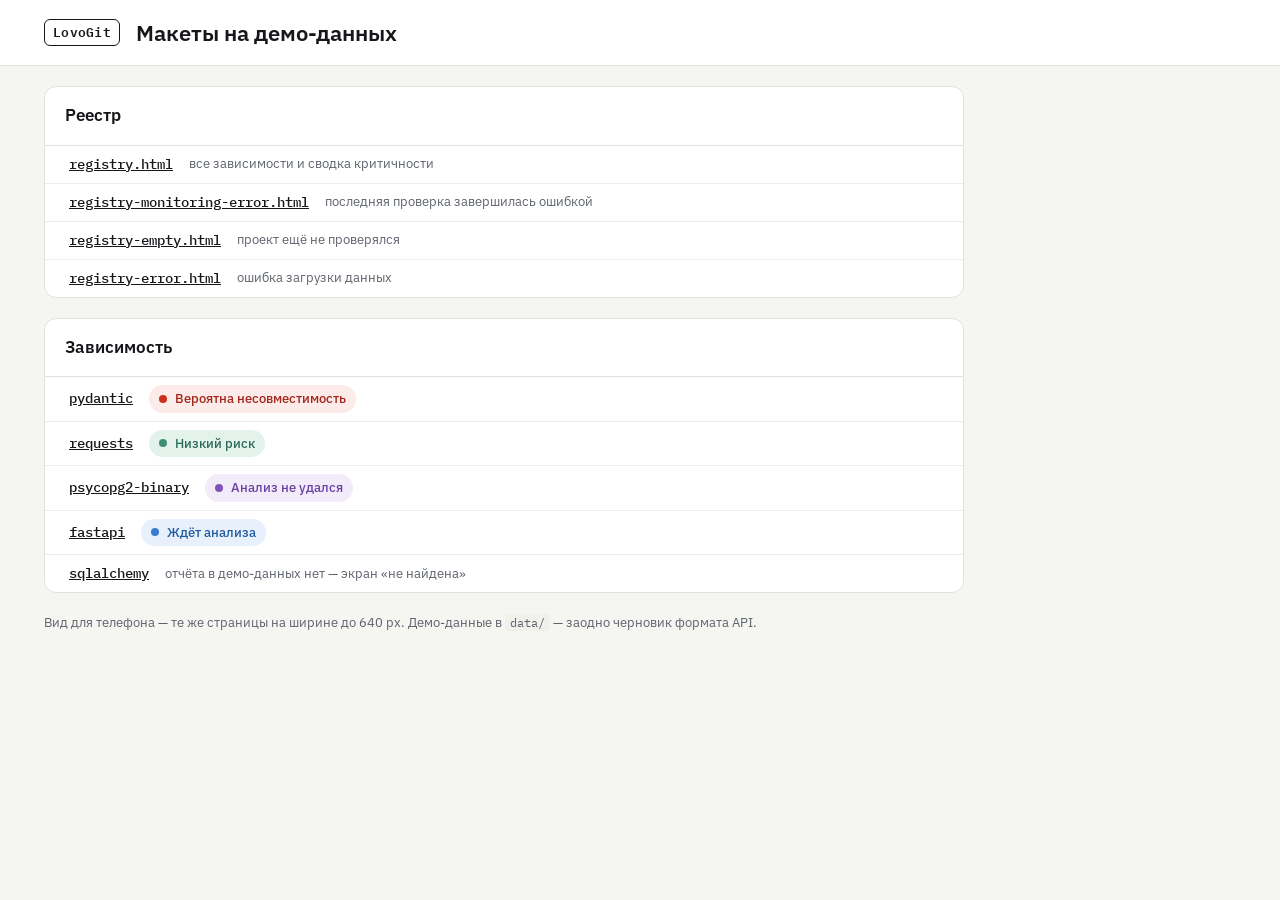
<file: src/view/mockups/index.html>
<!doctype html>
<html lang="ru">
<head>
<meta charset="utf-8">
<meta name="viewport" content="width=device-width, initial-scale=1">
<title>Макеты — LovoGit</title>
<link rel="preconnect" href="https://fonts.googleapis.com">
<link rel="stylesheet" href="https://fonts.googleapis.com/css2?family=IBM+Plex+Mono:wght@400;500;600&amp;family=IBM+Plex+Sans:wght@400;500;600;700&amp;display=swap">
<link rel="stylesheet" href="../app/styles.css">
</head>
<body>

<header class="topbar">
  <div class="container topbar__inner">
    <div class="topbar__project">
      <span class="logo">LovoGit</span>
      <h1 class="project-name">Макеты на демо-данных</h1>
    </div>
  </div>
</header>

<!-- Макеты — прод-страницы из app/ с данными из data/ вместо API. -->
<main class="container">
  <div class="report">
    <section class="panel" aria-labelledby="registry-h">
      <div class="panel__head"><h2 id="registry-h" class="panel__title">Реестр</h2></div>
      <ul class="places">
        <li class="place"><a class="place__path" href="registry.html">registry.html</a><span class="hint">все зависимости и сводка критичности</span></li>
        <li class="place"><a class="place__path" href="registry-monitoring-error.html">registry-monitoring-error.html</a><span class="hint">последняя проверка завершилась ошибкой</span></li>
        <li class="place"><a class="place__path" href="registry-empty.html">registry-empty.html</a><span class="hint">проект ещё не проверялся</span></li>
        <li class="place"><a class="place__path" href="registry-error.html">registry-error.html</a><span class="hint">ошибка загрузки данных</span></li>
      </ul>
    </section>
    <section class="panel" aria-labelledby="dependency-h">
      <div class="panel__head"><h2 id="dependency-h" class="panel__title">Зависимость</h2></div>
      <ul class="places">
        <li class="place"><a class="place__path" href="dependency.html?name=pydantic">pydantic</a><span class="status status--incompat">Вероятна несовместимость</span></li>
        <li class="place"><a class="place__path" href="dependency.html?name=requests">requests</a><span class="status status--low">Низкий риск</span></li>
        <li class="place"><a class="place__path" href="dependency.html?name=psycopg2-binary">psycopg2-binary</a><span class="status status--failed">Анализ не удался</span></li>
        <li class="place"><a class="place__path" href="dependency.html?name=fastapi">fastapi</a><span class="status status--waiting">Ждёт анализа</span></li>
        <li class="place"><a class="place__path" href="dependency.html?name=sqlalchemy">sqlalchemy</a><span class="hint">отчёта в демо-данных нет — экран «не найдена»</span></li>
      </ul>
    </section>
    <p class="hint">Вид для телефона — те же страницы на ширине до 640 px. Демо-данные в <code>data/</code> — заодно черновик формата API.</p>
  </div>
</main>

</body>
</html>
</file>
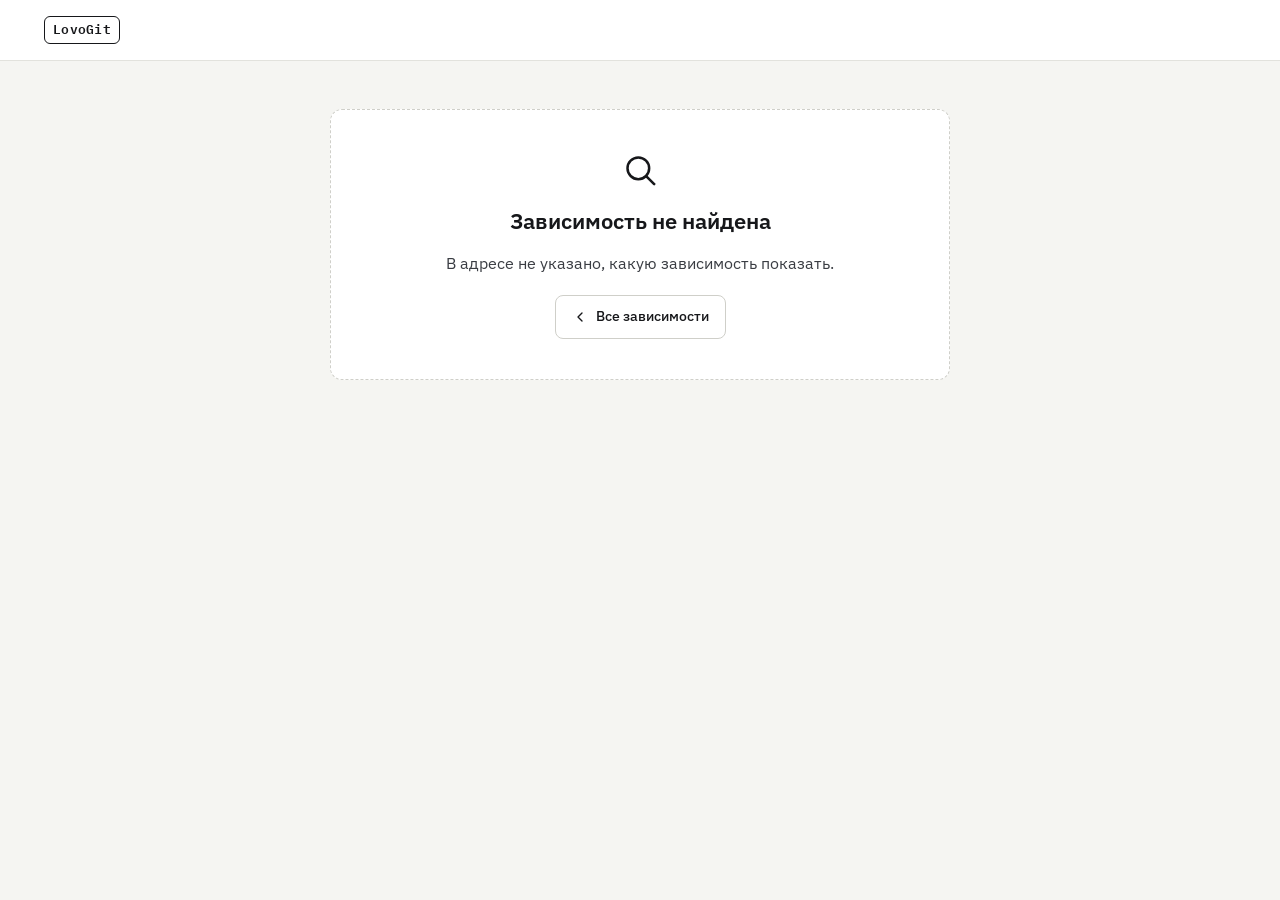
<file: src/view/app/dependency.html>
<!doctype html>
<html lang="ru">
<head>
<meta charset="utf-8">
<meta name="viewport" content="width=device-width, initial-scale=1">
<meta name="lovogit:dependency-url" content="/api/dependencies/{name}">
<title>Зависимость — LovoGit</title>
<link rel="preconnect" href="https://fonts.googleapis.com">
<link rel="stylesheet" href="https://fonts.googleapis.com/css2?family=IBM+Plex+Mono:wght@400;500;600&amp;family=IBM+Plex+Sans:wght@400;500;600;700&amp;display=swap">
<link rel="stylesheet" href="styles.css">
<script type="module" src="dependency.js"></script>
</head>
<body>
<header class="topbar">
  <div class="container topbar__inner" id="topbar">
    <div class="topbar__project"><span class="logo">LovoGit</span></div>
  </div>
</header>
<div id="alerts"></div>
<main class="container" id="app"></main>
</body>
</html>
</file>
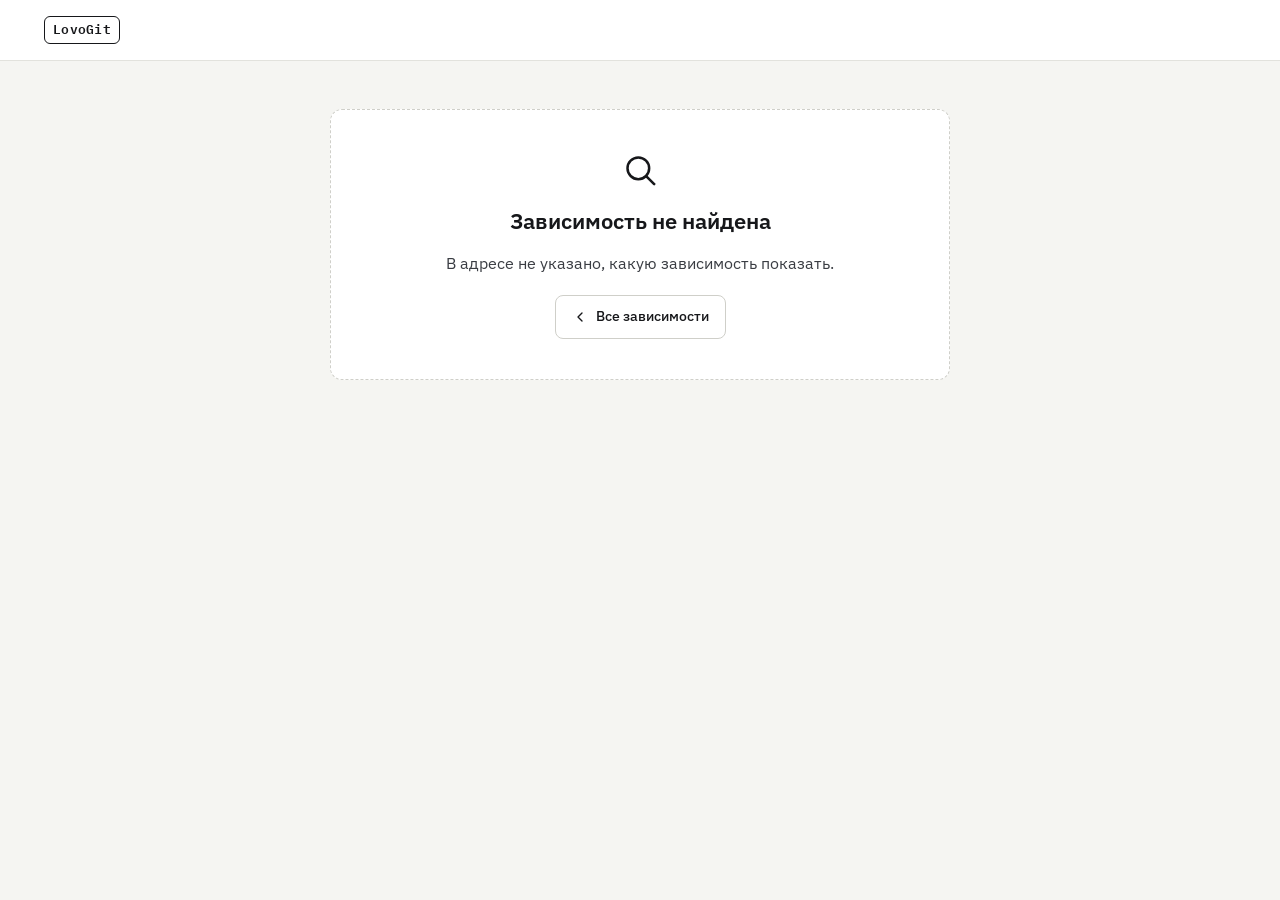
<file: src/view/mockups/dependency.html>
<!doctype html>
<html lang="ru">
<head>
<meta charset="utf-8">
<meta name="viewport" content="width=device-width, initial-scale=1">
<!-- Макет: прод-страница app/dependency.html с демо-данными вместо API. -->
<meta name="lovogit:dependency-url" content="data/dependencies/{name}.json">
<title>Зависимость — LovoGit, макет</title>
<link rel="preconnect" href="https://fonts.googleapis.com">
<link rel="stylesheet" href="https://fonts.googleapis.com/css2?family=IBM+Plex+Mono:wght@400;500;600&amp;family=IBM+Plex+Sans:wght@400;500;600;700&amp;display=swap">
<link rel="stylesheet" href="../app/styles.css">
<script type="module" src="../app/dependency.js"></script>
</head>
<body>
<header class="topbar">
  <div class="container topbar__inner" id="topbar">
    <div class="topbar__project"><span class="logo">LovoGit</span></div>
  </div>
</header>
<div id="alerts"></div>
<main class="container" id="app"></main>
</body>
</html>
</file>
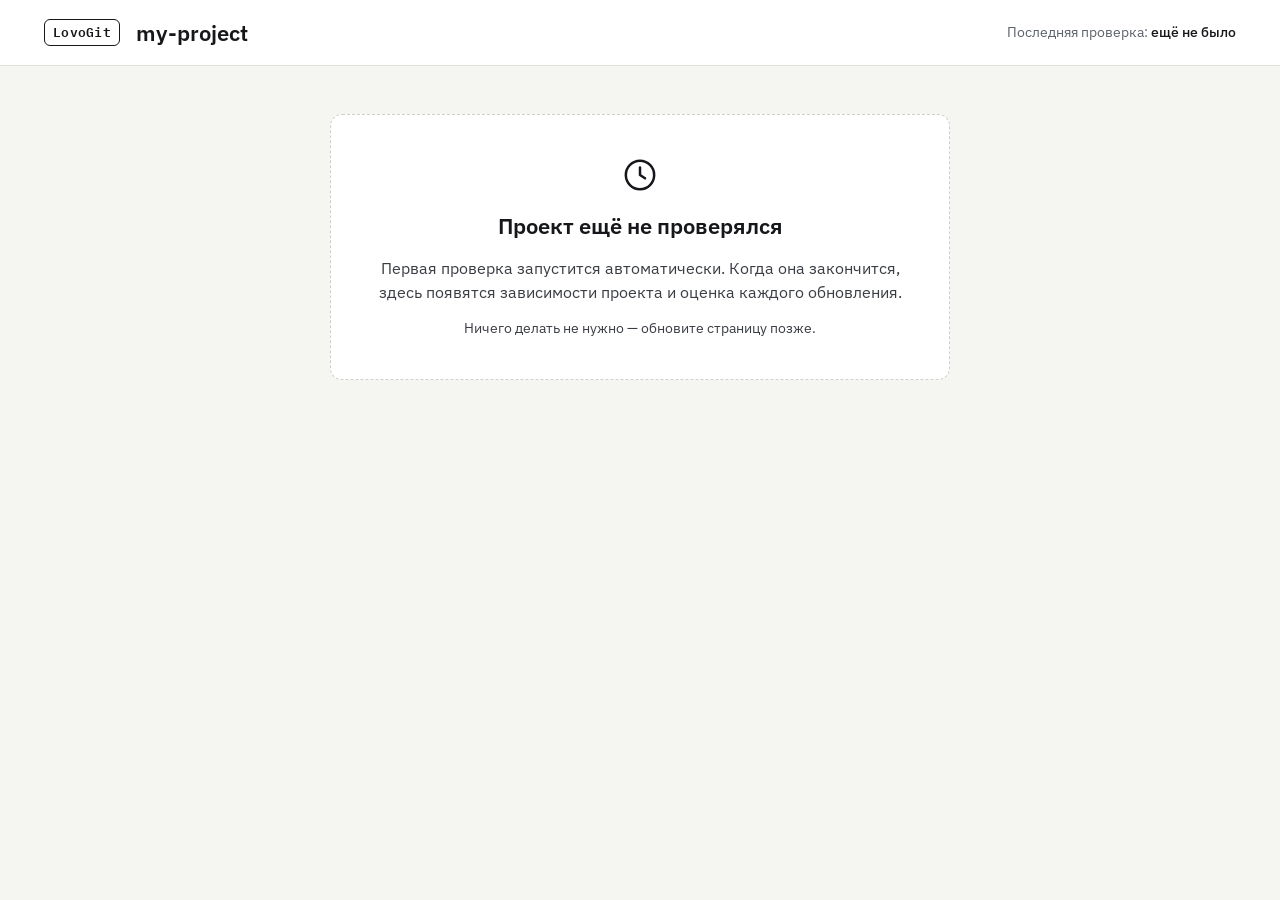
<file: src/view/mockups/registry-empty.html>
<!doctype html>
<html lang="ru">
<head>
<meta charset="utf-8">
<meta name="viewport" content="width=device-width, initial-scale=1">
<!-- Макет: проект ещё не проверялся. -->
<meta name="lovogit:registry-url" content="data/registry-empty.json">
<title>Реестр: проект не проверялся — LovoGit, макет</title>
<link rel="preconnect" href="https://fonts.googleapis.com">
<link rel="stylesheet" href="https://fonts.googleapis.com/css2?family=IBM+Plex+Mono:wght@400;500;600&amp;family=IBM+Plex+Sans:wght@400;500;600;700&amp;display=swap">
<link rel="stylesheet" href="../app/styles.css">
<script type="module" src="../app/registry.js"></script>
</head>
<body>
<header class="topbar">
  <div class="container topbar__inner" id="topbar">
    <div class="topbar__project"><span class="logo">LovoGit</span></div>
  </div>
</header>
<div id="alerts"></div>
<main class="container" id="app"></main>
</body>
</html>
</file>
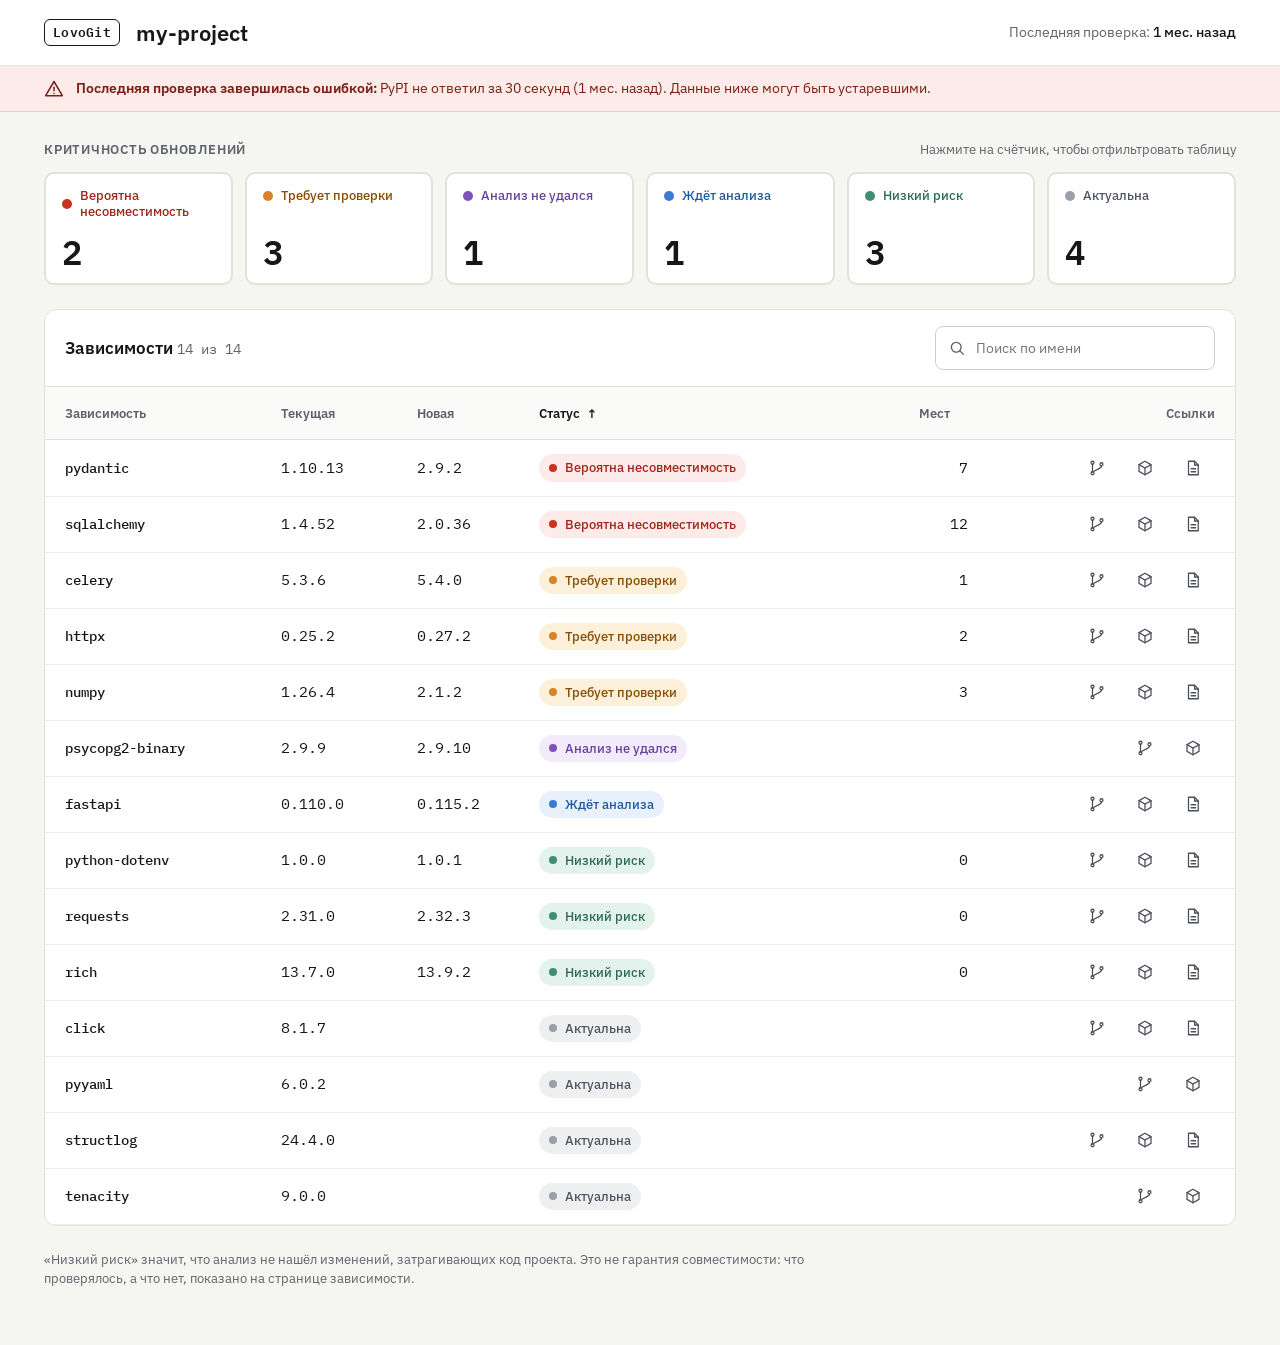
<file: src/view/mockups/registry-monitoring-error.html>
<!doctype html>
<html lang="ru">
<head>
<meta charset="utf-8">
<meta name="viewport" content="width=device-width, initial-scale=1">
<!-- Макет: последняя проверка завершилась ошибкой. -->
<meta name="lovogit:registry-url" content="data/registry-monitoring-error.json">
<title>Реестр: ошибка мониторинга — LovoGit, макет</title>
<link rel="preconnect" href="https://fonts.googleapis.com">
<link rel="stylesheet" href="https://fonts.googleapis.com/css2?family=IBM+Plex+Mono:wght@400;500;600&amp;family=IBM+Plex+Sans:wght@400;500;600;700&amp;display=swap">
<link rel="stylesheet" href="../app/styles.css">
<script type="module" src="../app/registry.js"></script>
</head>
<body>
<header class="topbar">
  <div class="container topbar__inner" id="topbar">
    <div class="topbar__project"><span class="logo">LovoGit</span></div>
  </div>
</header>
<div id="alerts"></div>
<main class="container" id="app"></main>
</body>
</html>
</file>
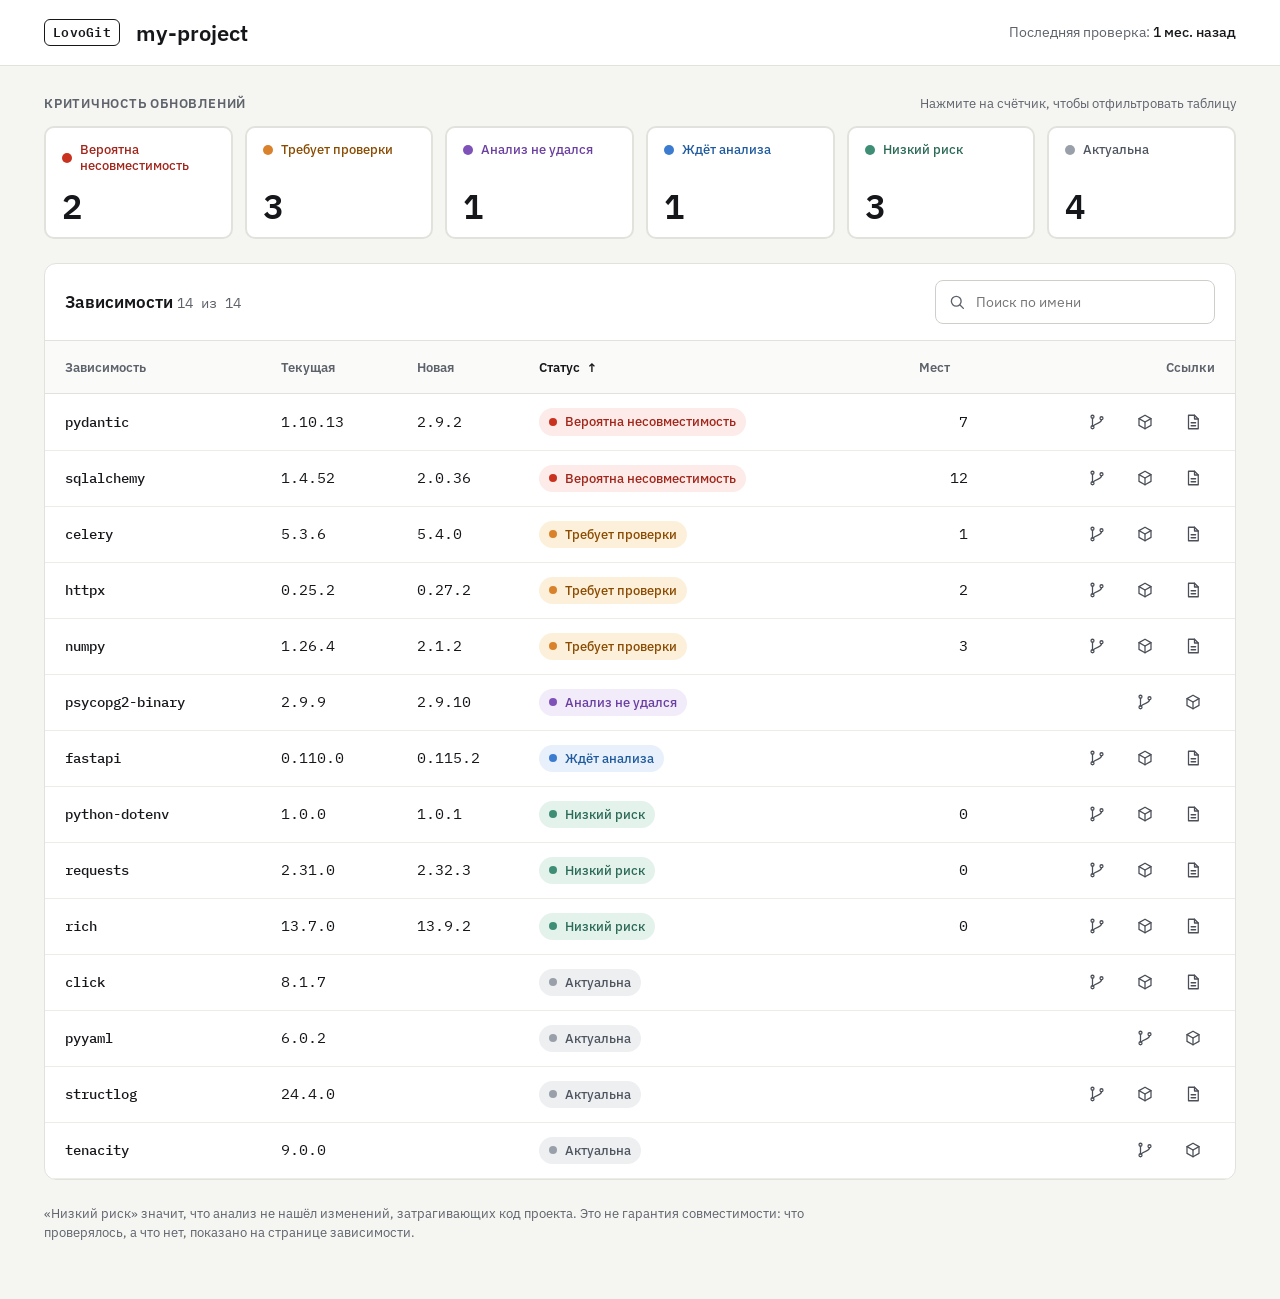
<file: src/view/mockups/registry.html>
<!doctype html>
<html lang="ru">
<head>
<meta charset="utf-8">
<meta name="viewport" content="width=device-width, initial-scale=1">
<!-- Макет: прод-страница app/registry.html с демо-данными вместо API. -->
<meta name="lovogit:registry-url" content="data/registry.json">
<title>Реестр зависимостей — LovoGit, макет</title>
<link rel="preconnect" href="https://fonts.googleapis.com">
<link rel="stylesheet" href="https://fonts.googleapis.com/css2?family=IBM+Plex+Mono:wght@400;500;600&amp;family=IBM+Plex+Sans:wght@400;500;600;700&amp;display=swap">
<link rel="stylesheet" href="../app/styles.css">
<script type="module" src="../app/registry.js"></script>
</head>
<body>
<header class="topbar">
  <div class="container topbar__inner" id="topbar">
    <div class="topbar__project"><span class="logo">LovoGit</span></div>
  </div>
</header>
<div id="alerts"></div>
<main class="container" id="app"></main>
</body>
</html>
</file>
<file: src/view/app/styles.css>
/* Общие стили экранов LovoGit: реестр зависимостей и отчёт по зависимости. */

:root {
  --bg: #F5F5F2;
  --surface: #FFFFFF;
  --surface-muted: #FAFAF8;
  --ink: #16171A;
  --ink-2: #3A3D43;
  --muted: #5D626B;
  --icon: #4A4F57;
  --line: #E2E2DD;
  --line-soft: #EDEDE8;
  --control-line: #CFCFC9;
  --code-bg: #F0F0EC;
  --focus: #2457D6;
  --warn-bg: #FDF0DB;
  --warn-ink: #6E3C00;
  --font-sans: 'IBM Plex Sans', system-ui, sans-serif;
  --font-mono: 'IBM Plex Mono', ui-monospace, monospace;
  --radius: 12px;
}

/* Статус всегда показывается текстом и цветом вместе; цвета различаются и по светлоте,
   а не только по оттенку. У «Низкого риска» нет зелёной галочки: это не «совместимо». */
.status--incompat { --fg: #A1261B; --tint: #FCEBE8; --dot: #C8321F; --edge: #F2C9C2; }
.status--review   { --fg: #8A4B00; --tint: #FDF0DB; --dot: #D9822B; --edge: #F0D6A8; }
.status--failed   { --fg: #6A3FA0; --tint: #F1EBFA; --dot: #7E52B8; --edge: #D9CBEE; }
.status--waiting  { --fg: #1F5A9E; --tint: #E7F0FB; --dot: #3B7BD0; --edge: #C9DAF0; }
.status--low      { --fg: #2B6A57; --tint: #E4F2EC; --dot: #3E8E75; --edge: #BFDCCF; }
.status--current  { --fg: #4F5560; --tint: #EEEFF1; --dot: #9AA0AA; --edge: #DADCE0; }

*, *::before, *::after { box-sizing: border-box; }

body {
  margin: 0;
  background: var(--bg);
  color: var(--ink);
  font-family: var(--font-sans);
  font-size: 15px;
  line-height: 1.5;
}

a { color: var(--ink); }
a:hover { color: var(--focus); }
:focus-visible { outline: 2px solid var(--focus); outline-offset: 2px; }
button { font: inherit; cursor: pointer; }
[hidden] { display: none !important; }

code {
  font-family: var(--font-mono);
  font-size: 0.92em;
  background: var(--code-bg);
  padding: 1px 5px;
  border-radius: 4px;
}

.mono { font-family: var(--font-mono); }

.sr-only {
  position: absolute;
  width: 1px;
  height: 1px;
  overflow: hidden;
  clip: rect(0 0 0 0);
  white-space: nowrap;
}

.container {
  max-width: 1240px;
  margin: 0 auto;
  padding-inline: 24px;
}

.eyebrow {
  margin: 0;
  font-size: 13px;
  font-weight: 600;
  text-transform: uppercase;
  letter-spacing: 0.06em;
  color: var(--muted);
}

.hint { margin: 0; font-size: 13px; color: var(--muted); }

/* ---------- Шапка ---------- */

.topbar { background: var(--surface); border-bottom: 1px solid var(--line); }

.topbar__inner {
  display: flex;
  flex-wrap: wrap;
  align-items: center;
  justify-content: space-between;
  gap: 12px 24px;
  padding-block: 16px;
}

.topbar__project { display: flex; align-items: center; gap: 16px; }

.logo {
  font-family: var(--font-mono);
  font-weight: 600;
  font-size: 13px;
  letter-spacing: 0.02em;
  padding: 3px 8px;
  border: 1.5px solid var(--ink);
  border-radius: 6px;
}

.project-name { margin: 0; font-size: 22px; font-weight: 600; }

.last-check { margin: 0; color: var(--muted); font-size: 14px; }
.last-check time, .last-check strong { color: var(--ink); font-weight: 500; }

.alert-bar {
  background: #FCEBE8;
  border-bottom: 1px solid #F2C9C2;
  color: #7E1D14;
  font-size: 14px;
}

.alert-bar__inner { display: flex; align-items: flex-start; gap: 12px; padding-block: 12px; }
.alert-bar__inner svg { flex: none; margin-top: 1px; }
.alert-bar p { margin: 0; }
.alert-bar strong { font-weight: 600; }

/* ---------- Кнопки и поля ---------- */

.btn {
  display: inline-flex;
  align-items: center;
  gap: 8px;
  height: 44px;
  padding: 0 16px;
  border: 1px solid var(--control-line);
  border-radius: 8px;
  background: var(--surface);
  color: var(--ink);
  font-size: 14px;
  font-weight: 500;
  text-decoration: none;
}

.btn--primary { background: var(--ink); border-color: var(--ink); color: #FFFFFF; font-size: 15px; }
.btn--primary:hover { color: #FFFFFF; background: #2B2D31; }
.btn--soft { background: var(--bg); font-weight: 400; }

.search {
  position: relative;
  display: flex;
  align-items: center;
  gap: 8px;
  width: 280px;
  max-width: 100%;
  height: 44px;
  padding: 0 12px;
  border: 1px solid var(--control-line);
  border-radius: 8px;
  background: var(--surface);
}

.search:focus-within { outline: 2px solid var(--focus); outline-offset: 1px; }

.search input {
  flex: 1;
  min-width: 0;
  border: 0;
  outline: none;
  background: transparent;
  font: inherit;
  font-size: 14px;
  color: var(--ink);
}

.icon-link {
  display: inline-flex;
  align-items: center;
  justify-content: center;
  width: 44px;
  height: 44px;
  border-radius: 8px;
  color: var(--icon);
}

.icon-link:hover { background: var(--bg); }

/* ---------- Статусы ---------- */

.status {
  display: inline-flex;
  align-items: center;
  gap: 8px;
  padding: 4px 10px;
  border-radius: 999px;
  font-size: 13px;
  font-weight: 500;
  white-space: nowrap;
  color: var(--fg);
  background: var(--tint);
}

.status::before,
.status-text::before {
  content: "";
  width: 8px;
  height: 8px;
  border-radius: 50%;
  flex: none;
  background: var(--dot);
}

.status--lg { padding: 6px 12px; font-size: 14px; font-weight: 600; }
.status--lg::before { width: 9px; height: 9px; }

.status-text { display: inline-flex; align-items: center; gap: 8px; color: var(--fg); font-weight: 500; }

.tag {
  font-size: 12px;
  font-weight: 600;
  padding: 2px 8px;
  border-radius: 4px;
  color: var(--fg);
  background: var(--tint);
}

.tag--guess {
  color: #6A3FA0;
  background: transparent;
  border: 1px dashed #A68BCB;
  padding: 1px 7px;
}

/* ---------- Панели ---------- */

.panel {
  background: var(--surface);
  border: 1px solid var(--line);
  border-radius: var(--radius);
  overflow: hidden;
}

.panel__head {
  display: flex;
  flex-wrap: wrap;
  align-items: center;
  justify-content: space-between;
  gap: 12px 16px;
  padding: 16px 20px;
  border-bottom: 1px solid var(--line);
}

.panel__head--stack { flex-direction: column; align-items: flex-start; gap: 4px; }
.panel__title { margin: 0; font-size: 17px; font-weight: 600; }
.panel__count { color: var(--muted); font-weight: 400; font-family: var(--font-mono); font-size: 14px; }

/* ---------- Реестр ---------- */

.registry {
  display: flex;
  flex-direction: column;
  gap: 24px;
  padding-top: 28px;
  padding-bottom: 56px;
}

.summary__head {
  display: flex;
  flex-wrap: wrap;
  align-items: baseline;
  justify-content: space-between;
  gap: 8px 16px;
}

.counters {
  display: grid;
  grid-template-columns: repeat(auto-fit, minmax(180px, 1fr));
  gap: 12px;
  margin-top: 12px;
}

.counter {
  display: flex;
  flex-direction: column;
  align-items: flex-start;
  justify-content: space-between;
  gap: 14px;
  min-height: 104px;
  padding: 14px 16px;
  text-align: left;
  border: 2px solid var(--line);
  border-radius: 10px;
  background: var(--surface);
  color: var(--ink);
}

.counter__label {
  display: flex;
  align-items: center;
  gap: 8px;
  font-size: 13px;
  font-weight: 500;
  line-height: 1.3;
  color: var(--fg);
}

.counter__label::before {
  content: "";
  width: 10px;
  height: 10px;
  border-radius: 50%;
  flex: none;
  background: var(--dot);
}

.counter__short { display: none; }
.counter__count { font-family: var(--font-mono); font-size: 34px; font-weight: 600; line-height: 1; }
.counter[aria-pressed="true"] { border-color: var(--fg); background: var(--tint); }

/* Счётчик с нулём виден, но приглушён. */
.counter--empty { background: var(--surface-muted); }
.counter--empty .counter__label,
.counter--empty .counter__count { color: #6B7079; }
.counter--empty .counter__label::before { background: #C9CBCF; }

.toolbar { display: flex; flex-wrap: wrap; align-items: center; gap: 12px; }

.table-wrap { overflow-x: auto; }

.deps-table { width: 100%; min-width: 920px; border-collapse: collapse; }

.deps-table th,
.deps-table td {
  height: 56px;
  padding: 4px 8px;
  text-align: left;
  font-weight: 400;
  vertical-align: middle;
  border-bottom: 1px solid var(--line-soft);
}

.deps-table th:first-child,
.deps-table td:first-child { padding-left: 20px; }

.deps-table th:last-child,
.deps-table td:last-child { padding-right: 20px; }

.deps-table thead th {
  height: 44px;
  background: var(--surface-muted);
  border-bottom-color: var(--line);
  font-size: 13px;
  font-weight: 600;
  color: var(--muted);
}

.deps-table thead th[aria-sort="ascending"],
.deps-table thead th[aria-sort="descending"] { color: var(--ink); }

.deps-table tbody tr:hover { background: var(--surface-muted); }
.deps-table .num { text-align: right; }

.sort-btn {
  display: inline-flex;
  align-items: center;
  gap: 6px;
  min-height: 44px;
  padding: 0;
  border: 0;
  background: transparent;
  color: inherit;
  font-size: 13px;
  font-weight: 600;
}

.sort-btn::after { content: ""; display: inline-block; width: 12px; font-family: var(--font-mono); }
th[aria-sort="ascending"] .sort-btn::after { content: "↑"; }
th[aria-sort="descending"] .sort-btn::after { content: "↓"; }

.dep-name {
  display: inline-block;
  padding: 10px 0;
  font-family: var(--font-mono);
  font-size: 14px;
  font-weight: 500;
  text-decoration: none;
}

.links { display: flex; justify-content: flex-end; gap: 4px; }

.no-results {
  display: flex;
  flex-direction: column;
  align-items: flex-start;
  gap: 12px;
  padding: 40px 20px;
}

.no-results p { margin: 0; }

.registry__note { max-width: 760px; }

/* На узком экране таблица превращается в список карточек. */
.dep-cards {
  display: none;
  flex-direction: column;
  gap: 8px;
  list-style: none;
  margin: 0;
  padding: 12px;
}

.dep-card {
  display: flex;
  flex-direction: column;
  gap: 8px;
  padding: 12px 14px;
  border: 1px solid var(--line);
  border-radius: 10px;
  background: var(--surface);
  color: var(--ink);
  text-decoration: none;
}

.dep-card__row { display: flex; align-items: baseline; justify-content: space-between; gap: 12px; }
.dep-card__row--center { align-items: center; }
.dep-card__name { font-family: var(--font-mono); font-size: 15px; font-weight: 600; }
.dep-card__versions { font-family: var(--font-mono); font-size: 13px; color: var(--ink-2); white-space: nowrap; }
.dep-card__places { font-size: 13px; color: var(--muted); }

/* ---------- Отчёт по зависимости ---------- */

.report {
  max-width: 920px;
  display: flex;
  flex-direction: column;
  gap: 20px;
  padding-top: 20px;
  padding-bottom: 64px;
}

.back-link {
  display: inline-flex;
  align-items: center;
  gap: 6px;
  align-self: flex-start;
  min-height: 44px;
  font-size: 14px;
  font-weight: 500;
  text-decoration: none;
  color: var(--icon);
}

.dep-head { display: flex; flex-direction: column; gap: 16px; }
.dep-head__line { display: flex; flex-wrap: wrap; align-items: center; gap: 12px 20px; }

.dep-title {
  margin: 0;
  font-family: var(--font-mono);
  font-size: 34px;
  font-weight: 600;
  letter-spacing: -0.01em;
  overflow-wrap: anywhere;
}

.versions { margin: 0; font-family: var(--font-mono); font-size: 20px; color: var(--ink-2); }
.versions strong { font-weight: 600; color: var(--ink); }
.versions__arrow { color: #8A8F98; }

.source-links { display: flex; flex-wrap: wrap; gap: 8px; }

.source-link {
  display: inline-flex;
  align-items: center;
  gap: 8px;
  min-height: 44px;
  padding: 0 14px;
  border: 1px solid #D6D6D0;
  border-radius: 8px;
  background: var(--surface);
  font-size: 14px;
  font-weight: 500;
  text-decoration: none;
}

.verdict {
  display: flex;
  flex-direction: column;
  gap: 12px;
  padding: 22px 24px;
  background: var(--surface);
  border: 1px solid var(--edge);
  border-radius: var(--radius);
}

.verdict .eyebrow { color: var(--fg); }
.verdict__main { margin: 0; font-size: 18px; }
.verdict__rec { margin: 0; font-size: 16px; color: var(--ink-2); }
.verdict__rec strong { font-weight: 600; color: var(--ink); }

.places,
.changes { list-style: none; margin: 0; padding: 0; }

.place {
  display: flex;
  flex-wrap: wrap;
  align-items: center;
  gap: 8px 16px;
  padding: 8px 12px 8px 24px;
  border-bottom: 1px solid var(--line-soft);
}

.place:last-child { border-bottom: 0; }

.place__where {
  flex: 1 1 300px;
  min-width: 0;
  display: flex;
  flex-wrap: wrap;
  align-items: baseline;
  gap: 4px 10px;
}

.place__path { font-family: var(--font-mono); font-size: 14px; font-weight: 500; overflow-wrap: anywhere; }
.place__api { flex: 0 1 260px; display: flex; flex-wrap: wrap; align-items: center; gap: 8px; }
.place__api code { font-size: 13px; }

.copy-btn {
  display: inline-flex;
  align-items: center;
  justify-content: center;
  gap: 6px;
  min-width: 44px;
  height: 44px;
  padding: 0 10px;
  border: 0;
  border-radius: 8px;
  background: transparent;
  color: var(--icon);
  font-size: 13px;
}

.copy-btn:hover { background: var(--bg); }

.change {
  display: flex;
  flex-direction: column;
  gap: 8px;
  padding: 16px 24px;
  border-bottom: 1px solid var(--line-soft);
}

.change:last-child { border-bottom: 0; }
.change__tags { display: flex; flex-wrap: wrap; align-items: center; gap: 8px; }
.change__text { margin: 0; font-size: 15px; font-weight: 500; }
.change__guess { margin: 0; font-size: 14px; color: var(--ink-2); font-style: italic; }

.source {
  align-self: flex-start;
  display: inline-flex;
  align-items: center;
  gap: 6px;
  font-size: 13px;
  color: var(--icon);
}

.bounds { display: flex; flex-direction: column; gap: 16px; padding: 18px 24px 22px; }
.bounds__head { display: flex; flex-direction: column; gap: 4px; }

.bounds__grid {
  display: grid;
  grid-template-columns: repeat(auto-fit, minmax(280px, 1fr));
  gap: 16px;
}

.bounds__box {
  display: flex;
  flex-direction: column;
  gap: 10px;
  padding: 16px;
  border-radius: 10px;
  background: var(--bg);
}

.bounds__box h3 { margin: 0; font-size: 14px; font-weight: 600; }
.bounds__box ul { margin: 0; padding-left: 18px; display: flex; flex-direction: column; gap: 6px; font-size: 14px; }
.bounds__box--unchecked { background: var(--warn-bg); }
.bounds__box--unchecked h3 { color: var(--warn-ink); }

.history summary {
  display: flex;
  align-items: center;
  gap: 10px;
  min-height: 56px;
  padding: 0 24px;
  font-size: 17px;
  font-weight: 600;
  list-style: none;
  cursor: pointer;
}

.history summary::-webkit-details-marker { display: none; }
.history .chev { transition: transform 0.15s; }
.history[open] .chev { transform: rotate(90deg); }
.history__count { font-size: 14px; font-weight: 400; color: var(--muted); }
.history__list { list-style: none; margin: 0; padding: 0 24px 12px; }

.history__item {
  display: grid;
  grid-template-columns: minmax(0, 1.2fr) minmax(0, 1fr) minmax(0, 1.4fr);
  gap: 12px;
  align-items: center;
  padding: 10px 0;
  border-top: 1px solid var(--line-soft);
  font-size: 14px;
}

.history__item time { color: var(--ink-2); }

/* ---------- Пустые состояния и ошибки ---------- */

.empty-state {
  max-width: 620px;
  margin: 48px auto 64px;
  display: flex;
  flex-direction: column;
  align-items: center;
  gap: 14px;
  padding: 40px 32px;
  text-align: center;
  background: var(--surface);
  border: 1px dashed var(--control-line);
  border-radius: var(--radius);
}

.empty-state--error { border: 1px solid #F2C9C2; }
.empty-state h2 { margin: 0; font-size: 22px; font-weight: 600; }
.empty-state p { margin: 0; font-size: 16px; color: var(--ink-2); }
.empty-state .hint { font-size: 14px; }
.empty-state .btn { margin-top: 6px; }

/* ---------- Узкий экран ---------- */

@media (max-width: 640px) {
  .container { padding-inline: 16px; }
  .project-name { font-size: 20px; }

  .registry { padding-top: 16px; gap: 16px; }
  .counters { grid-template-columns: repeat(3, minmax(0, 1fr)); gap: 8px; }
  .counter { flex-direction: column-reverse; justify-content: flex-end; gap: 4px; min-height: 64px; padding: 8px 10px; }
  .counter__count { font-size: 22px; }
  .counter__label { gap: 6px; font-size: 12px; min-width: 0; max-width: 100%; }
  .counter__short { overflow-wrap: anywhere; hyphens: auto; }
  .counter__label::before { width: 8px; height: 8px; }
  .counter__full { display: none; }
  .counter__short { display: inline; }

  .panel__head { padding: 12px; }
  .toolbar, .search { width: 100%; }
  .table-wrap { display: none; }
  .dep-cards { display: flex; }

  .report { padding-top: 12px; gap: 14px; }
  .dep-title { font-size: 26px; }
  .versions { font-size: 16px; }
  .source-links { display: grid; grid-template-columns: repeat(2, minmax(0, 1fr)); }
  .source-link { justify-content: center; }
  .verdict { padding: 16px; }
  .verdict__main { font-size: 16px; }
  .place {
    display: grid;
    grid-template-columns: minmax(0, 1fr) auto;
    gap: 4px 8px;
    padding: 10px 4px 10px 16px;
  }
  .place__where, .place__api { grid-column: 1; }
  .place .copy-btn { grid-column: 2; grid-row: 1 / span 2; align-self: center; }
  .change { padding: 12px 16px; }
  .bounds { padding: 14px 16px 16px; }
  .history summary { padding: 0 16px; }
  .history__list { padding: 0 16px 8px; }
  .history__item { grid-template-columns: 1fr; gap: 2px; }

  .empty-state { margin-top: 24px; padding: 28px 20px; }
}

/* ---------- Загрузка ---------- */

.loading { margin: 48px 0; color: var(--muted); }
.search svg { color: var(--muted); flex: none; }
.panel__empty { margin: 0; padding: 16px 24px; color: var(--ink-2); }
</file>
